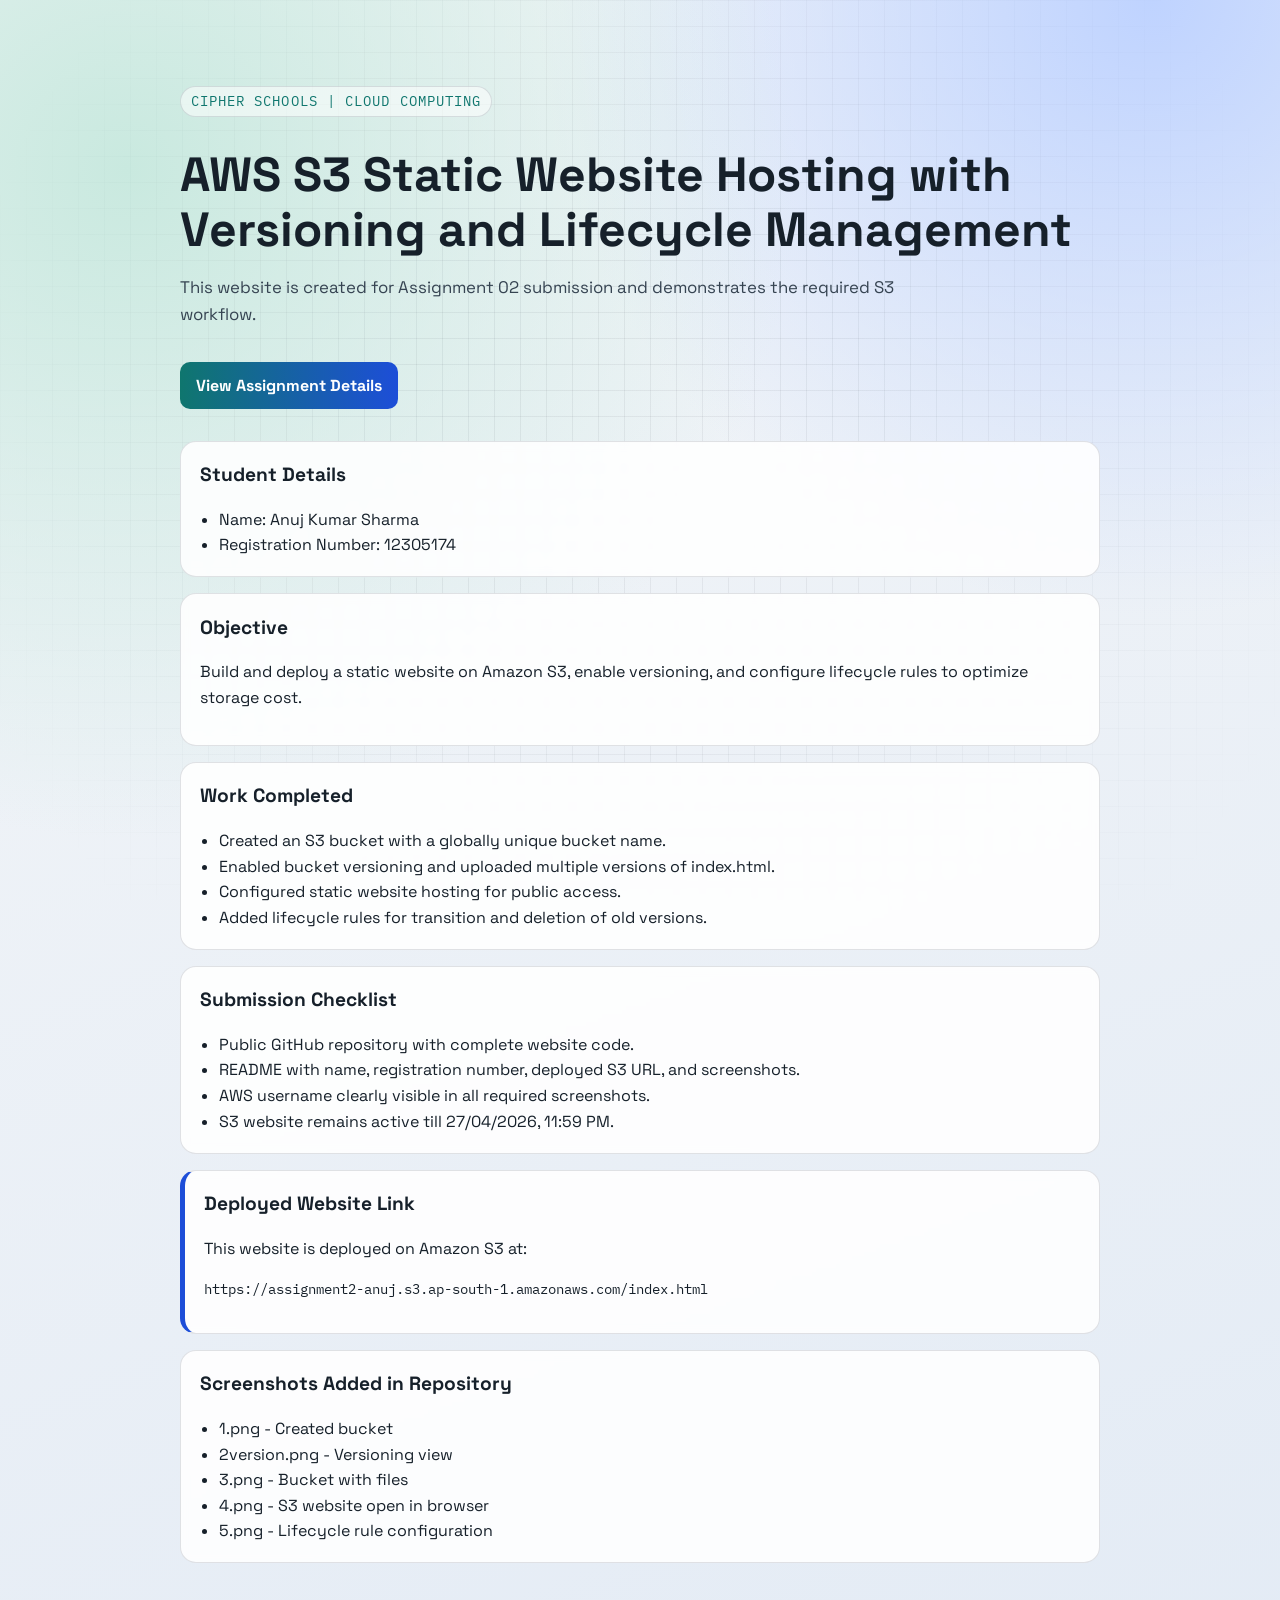
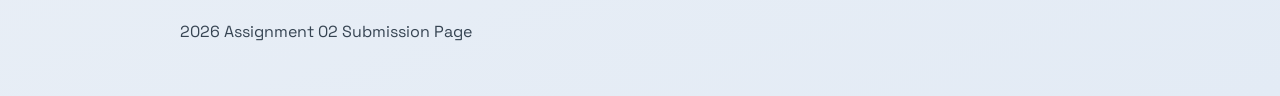
<file: index.html>
<!DOCTYPE html>
<html lang="en">
  <head>
    <meta charset="UTF-8" />
    <meta name="viewport" content="width=device-width, initial-scale=1.0" />
    <title>Assignment 02 | AWS S3 Static Website</title>
    <meta
      name="description"
      content="Assignment 02 submission website for AWS S3 Static Website Hosting, Versioning, and Lifecycle Management."
    />
    <link rel="preconnect" href="https://fonts.googleapis.com" />
    <link rel="preconnect" href="https://fonts.gstatic.com" crossorigin />
    <link
      href="https://fonts.googleapis.com/css2?family=Space+Grotesk:wght@400;500;700&family=IBM+Plex+Mono:wght@400;600&display=swap"
      rel="stylesheet"
    />
    <link rel="stylesheet" href="style.css" />
  </head>
  <body>
    <div class="bg-grid"></div>

    <header class="hero">
      <p class="tag">Cipher Schools | Cloud Computing</p>
      <h1>AWS S3 Static Website Hosting with Versioning and Lifecycle Management</h1>
      <p class="subtitle">
        This website is created for Assignment 02 submission and demonstrates the required S3 workflow.
      </p>
      <a href="#overview" class="btn">View Assignment Details</a>
    </header>

    <main>
      <section class="card">
        <h2>Student Details</h2>
        <ul>
          <li>Name: Anuj Kumar Sharma</li>
          <li>Registration Number: 12305174</li>
        </ul>
      </section>

      <section id="overview" class="card">
        <h2>Objective</h2>
        <p>
          Build and deploy a static website on Amazon S3, enable versioning, and configure lifecycle rules
          to optimize storage cost.
        </p>
      </section>

      <section class="card">
        <h2>Work Completed</h2>
        <ul>
          <li>Created an S3 bucket with a globally unique bucket name.</li>
          <li>Enabled bucket versioning and uploaded multiple versions of index.html.</li>
          <li>Configured static website hosting for public access.</li>
          <li>Added lifecycle rules for transition and deletion of old versions.</li>
        </ul>
      </section>

      <section class="card">
        <h2>Submission Checklist</h2>
        <ul>
          <li>Public GitHub repository with complete website code.</li>
          <li>README with name, registration number, deployed S3 URL, and screenshots.</li>
          <li>AWS username clearly visible in all required screenshots.</li>
          <li>S3 website remains active till 27/04/2026, 11:59 PM.</li>
        </ul>
      </section>

      <section class="card highlight">
        <h2>Deployed Website Link</h2>
        <p>This website is deployed on Amazon S3 at:</p>
        <p class="mono">https://assignment2-anuj.s3.ap-south-1.amazonaws.com/index.html</p>
      </section>

      <section class="card">
        <h2>Screenshots Added in Repository</h2>
        <ul>
          <li>1.png - Created bucket</li>
          <li>2version.png - Versioning view</li>
          <li>3.png - Bucket with files</li>
          <li>4.png - S3 website open in browser</li>
          <li>5.png - Lifecycle rule configuration</li>
        </ul>
      </section>
    </main>

    <footer>
      <p><span id="year"></span> Assignment 02 Submission Page</p>
    </footer>

    <script src="script.js"></script>
  </body>
</html>
</file>
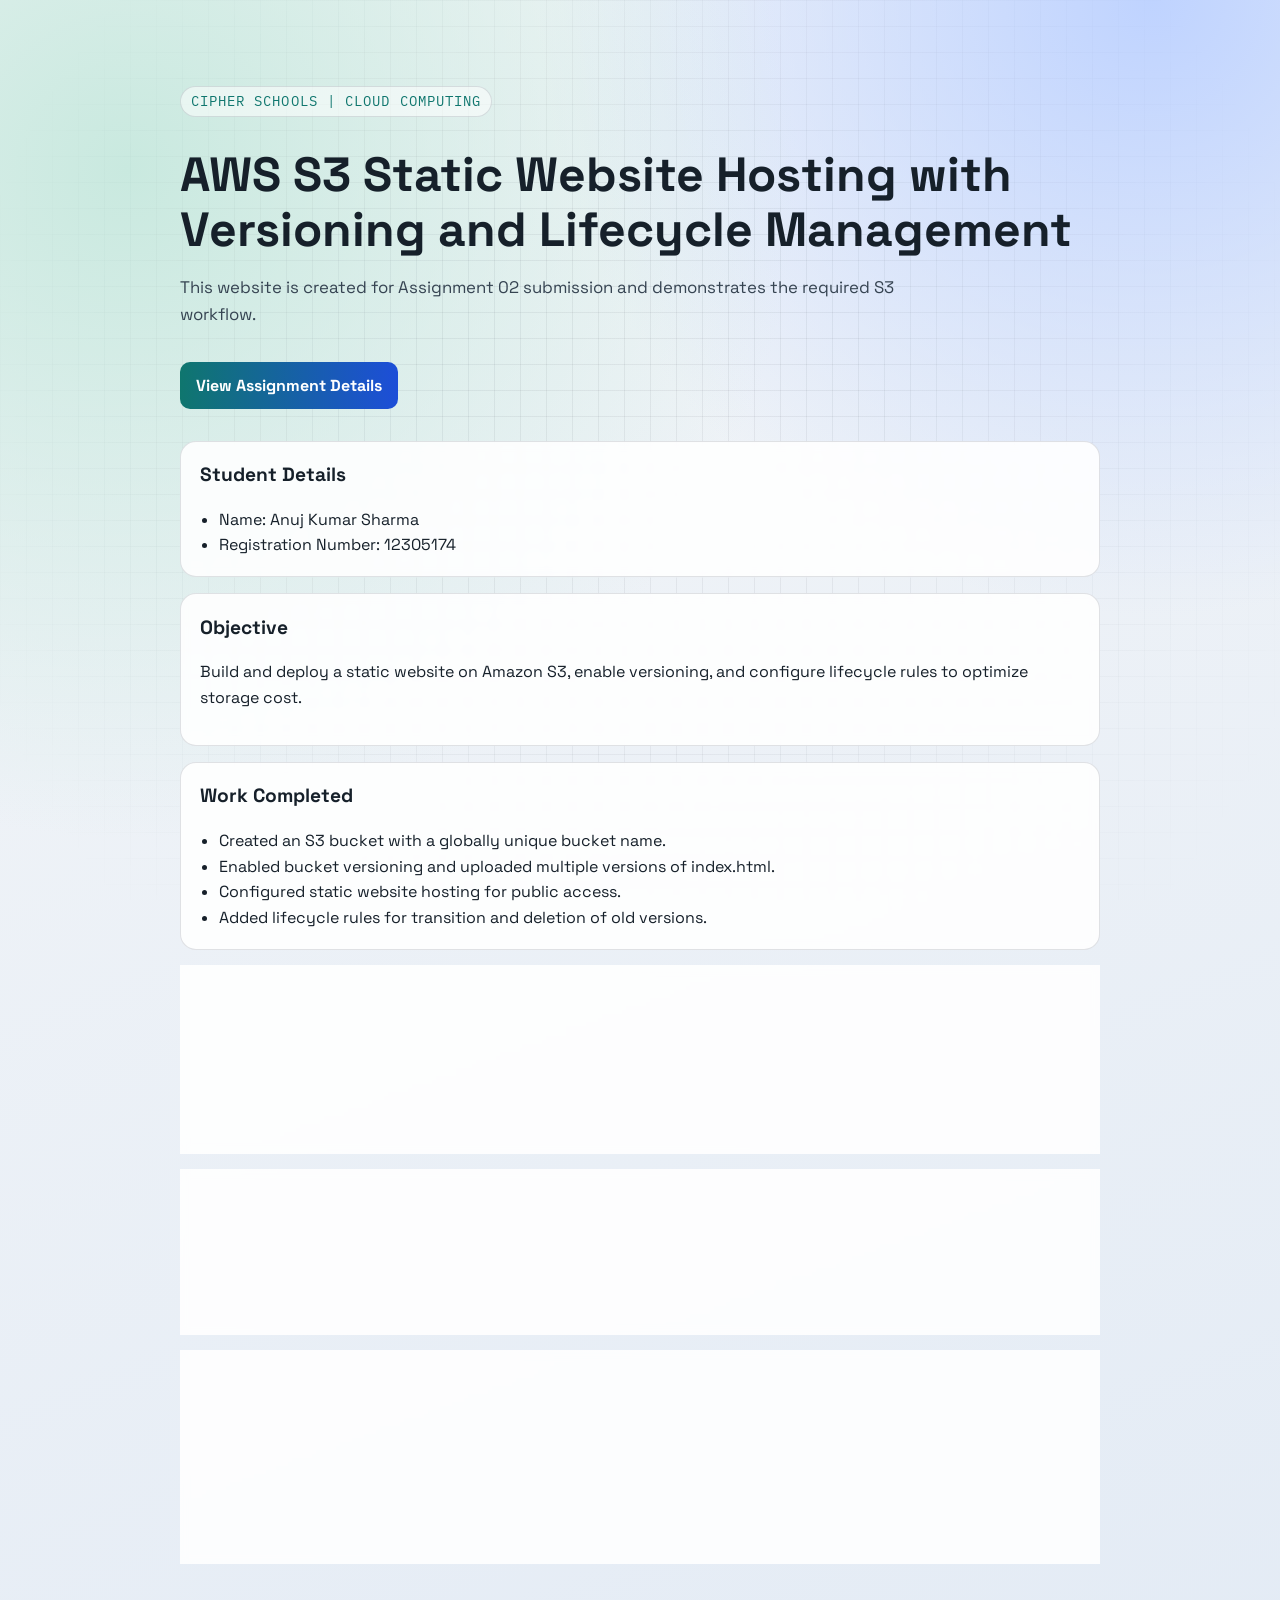
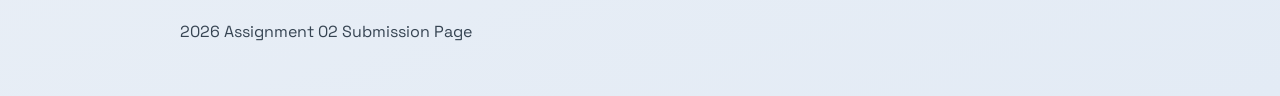
<file: index2.html>
<!DOCTYPE html>
<html lang="en">
  <head>
    <meta charset="UTF-8" />
    <meta name="viewport" content="width=device-width, initial-scale=1.0" />
    <title>Assignment 02 | AWS S3 Static Website</title>
    <meta
      name="description"
      content="Assignment 02 submission website for AWS S3 Static Website Hosting, Versioning, and Lifecycle Management."
    />
    <link rel="preconnect" href="https://fonts.googleapis.com" />
    <link rel="preconnect" href="https://fonts.gstatic.com" crossorigin />
    <link
      href="https://fonts.googleapis.com/css2?family=Space+Grotesk:wght@400;500;700&family=IBM+Plex+Mono:wght@400;600&display=swap"
      rel="stylesheet"
    />
    <link rel="stylesheet" href="style.css" />
  </head>
  <body>
    <div class="bg-grid"></div>

    <header class="hero">
      <p class="tag">Cipher Schools | Cloud Computing</p>
      <h1>AWS S3 Static Website Hosting with Versioning and Lifecycle Management</h1>
      <p class="subtitle">
        This website is created for Assignment 02 submission and demonstrates the required S3 workflow.
      </p>
      <a href="#overview" class="btn">View Assignment Details</a>
    </header>
    <!-- version 2 -->
    <main>
      <section class="card">
        <h2>Student Details</h2>
        <ul>
          <li>Name: Anuj Kumar Sharma</li>
          <li>Registration Number: 12305174</li>
        </ul>
      </section>

      <section id="overview" class="card">
        <h2>Objective</h2>
        <p>
          Build and deploy a static website on Amazon S3, enable versioning, and configure lifecycle rules
          to optimize storage cost.
        </p>
      </section>

      <section class="card">
        <h2>Work Completed</h2>
        <ul>
          <li>Created an S3 bucket with a globally unique bucket name.</li>
          <li>Enabled bucket versioning and uploaded multiple versions of index.html.</li>
          <li>Configured static website hosting for public access.</li>
          <li>Added lifecycle rules for transition and deletion of old versions.</li>
        </ul>
      </section>

      <section class="card">
        <h2>Submission Checklist</h2>
        <ul>
          <li>Public GitHub repository with complete website code.</li>
          <li>README with name, registration number, deployed S3 URL, and screenshots.</li>
          <li>AWS username clearly visible in all required screenshots.</li>
          <li>S3 website remains active till 27/04/2026, 11:59 PM.</li>
        </ul>
      </section>

      <section class="card highlight">
        <h2>Deployed Website Link</h2>
        <p>This website is deployed on Amazon S3 at:</p>
        <p class="mono">https://assignment2-anuj.s3.ap-south-1.amazonaws.com/index.html</p>
      </section>

      <section class="card">
        <h2>Screenshots Added in Repository</h2>
        <ul>
          <li>1.png - Created bucket</li>
          <li>2version.png - Versioning view</li>
          <li>3.png - Bucket with files</li>
          <li>4.png - S3 website open in browser</li>
          <li>5.png - Lifecycle rule configuration</li>
        </ul>
      </section>
    </main>

    <footer>
      <p><span id="year"></span> Assignment 02 Submission Page</p>
    </footer>

    <script src="script.js"></script>
  </body>
</html>
</file>
<file: style.css>
:root {
  --bg-0: #f4f6f8;
  --bg-1: #e3ebf5;
  --ink: #16202a;
  --ink-soft: #364452;
  --accent: #0f766e;
  --accent-2: #1d4ed8;
  --card: rgba(255, 255, 255, 0.88);
  --line: rgba(15, 23, 42, 0.12);
}

* {
  box-sizing: border-box;
}

html,
body {
  margin: 0;
  padding: 0;
}

body {
  min-height: 100vh;
  font-family: "Space Grotesk", "Segoe UI", sans-serif;
  color: var(--ink);
  background: radial-gradient(circle at 10% 10%, #c9e9df 0%, transparent 35%),
    radial-gradient(circle at 90% 0%, #bfd3ff 0%, transparent 30%),
    linear-gradient(160deg, var(--bg-0), var(--bg-1));
  line-height: 1.6;
  position: relative;
}

.bg-grid {
  position: fixed;
  inset: 0;
  background-image: linear-gradient(to right, rgba(22, 32, 42, 0.06) 1px, transparent 1px),
    linear-gradient(to bottom, rgba(22, 32, 42, 0.06) 1px, transparent 1px);
  background-size: 26px 26px;
  mask-image: radial-gradient(circle at center, black 30%, transparent 90%);
  pointer-events: none;
}

.hero,
main,
footer {
  width: min(920px, calc(100% - 2rem));
  margin-inline: auto;
  position: relative;
  z-index: 1;
}

.hero {
  padding: 4.5rem 0 2rem;
  animation: rise 500ms ease both;
}

.tag {
  display: inline-block;
  font-family: "IBM Plex Mono", monospace;
  font-size: 0.85rem;
  letter-spacing: 0.08em;
  text-transform: uppercase;
  color: var(--accent);
  border: 1px solid var(--line);
  padding: 0.25rem 0.6rem;
  border-radius: 999px;
  background: rgba(255, 255, 255, 0.55);
}

h1 {
  margin: 1rem 0;
  font-size: clamp(1.8rem, 4.8vw, 3rem);
  line-height: 1.15;
}

.subtitle {
  font-size: 1.05rem;
  color: var(--ink-soft);
  max-width: 68ch;
}

.btn {
  display: inline-block;
  margin-top: 1.1rem;
  text-decoration: none;
  color: white;
  background: linear-gradient(90deg, var(--accent), var(--accent-2));
  border: 0;
  border-radius: 10px;
  padding: 0.65rem 1rem;
  font-weight: 700;
  transition: transform 180ms ease, box-shadow 180ms ease;
}

.btn:hover,
.btn:focus-visible {
  transform: translateY(-2px);
  box-shadow: 0 8px 18px rgba(15, 118, 110, 0.35);
}

main {
  display: grid;
  gap: 1rem;
  padding-bottom: 2rem;
}

.card {
  background: var(--card);
  border: 1px solid var(--line);
  border-radius: 16px;
  padding: 1.15rem 1.2rem;
  backdrop-filter: blur(4px);
  animation: rise 500ms ease both;
}

.card:nth-child(2) {
  animation-delay: 80ms;
}

.card:nth-child(3) {
  animation-delay: 140ms;
}

.card:nth-child(4) {
  animation-delay: 200ms;
}

h2 {
  margin-top: 0;
  font-size: 1.2rem;
}

ul {
  margin: 0;
  padding-left: 1.2rem;
}

.highlight {
  border-left: 5px solid var(--accent-2);
}

.mono {
  font-family: "IBM Plex Mono", monospace;
  font-size: 0.9rem;
  overflow-wrap: anywhere;
}

footer {
  padding: 0.5rem 0 2.2rem;
  color: var(--ink-soft);
}

@keyframes rise {
  from {
    opacity: 0;
    transform: translateY(8px);
  }
  to {
    opacity: 1;
    transform: translateY(0);
  }
}

@media (max-width: 640px) {
  .hero {
    padding-top: 3rem;
  }

  .card {
    padding: 1rem;
  }
}
</file>
